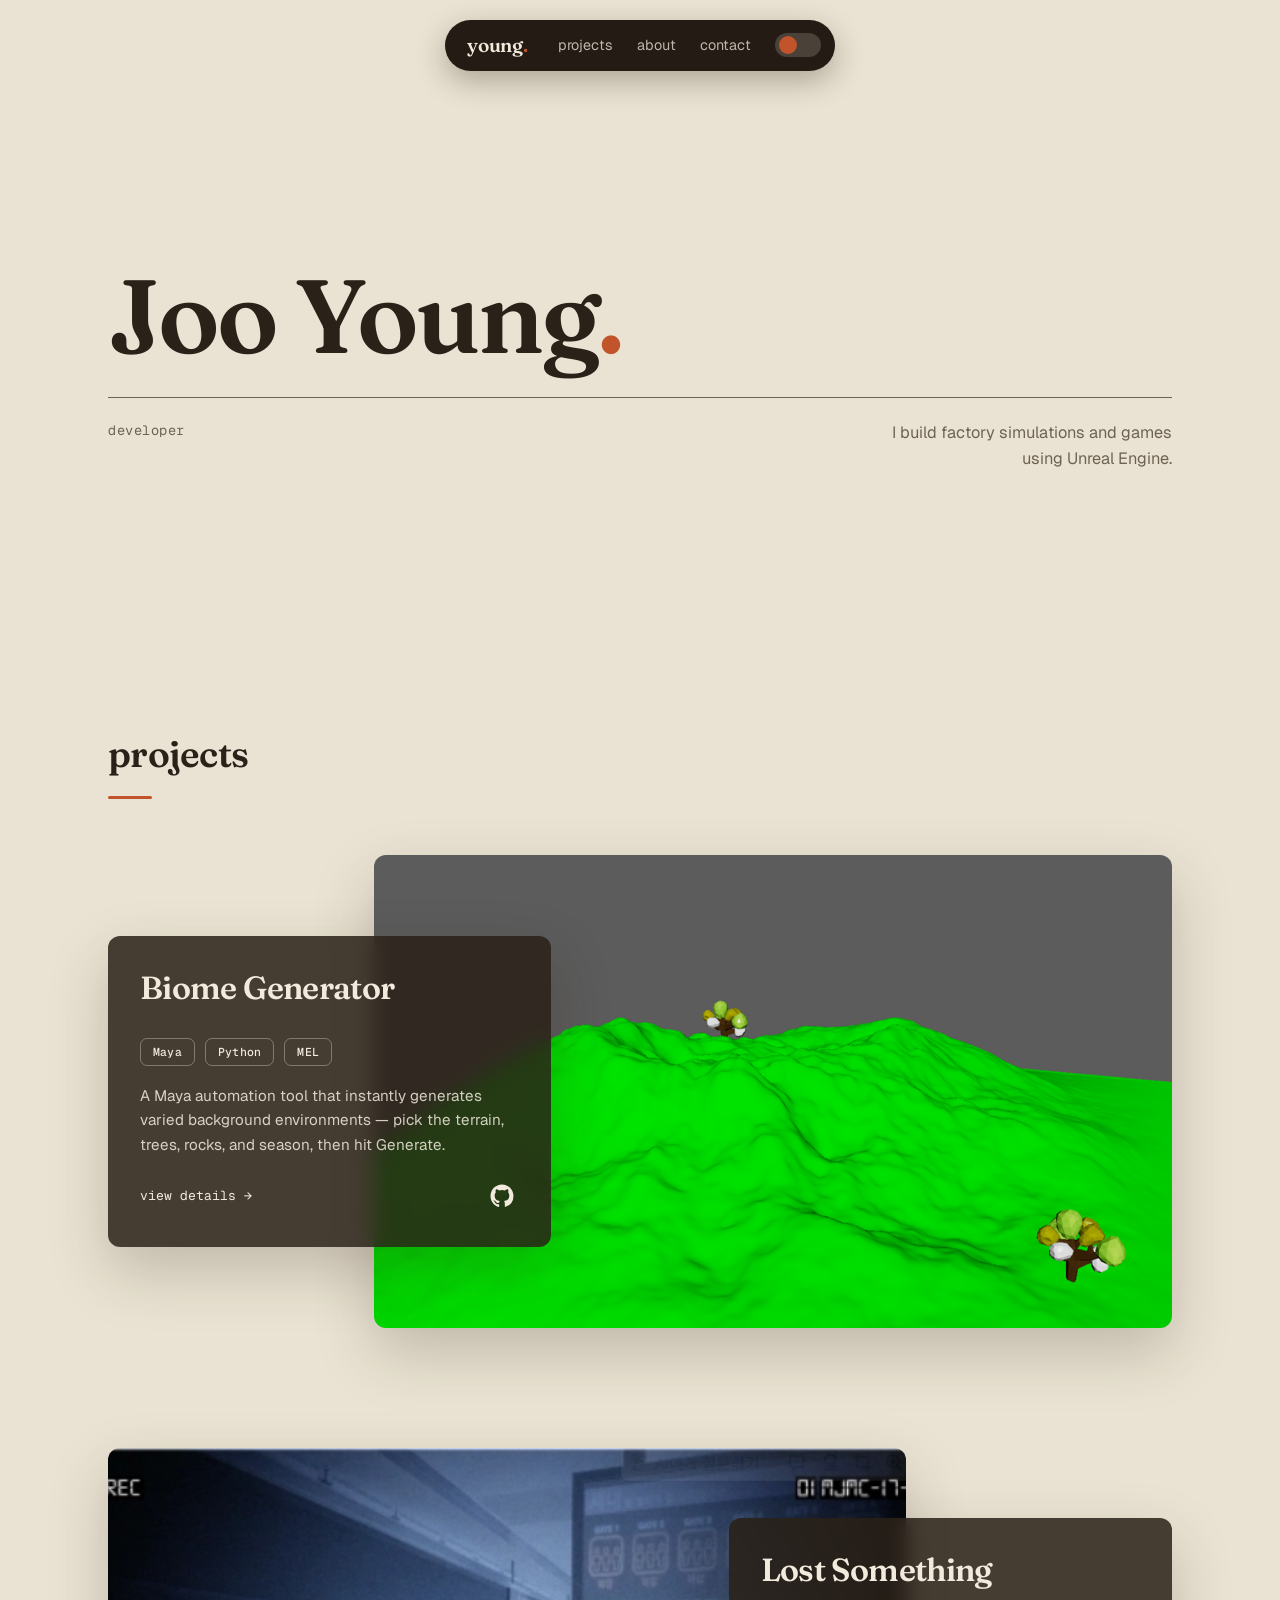
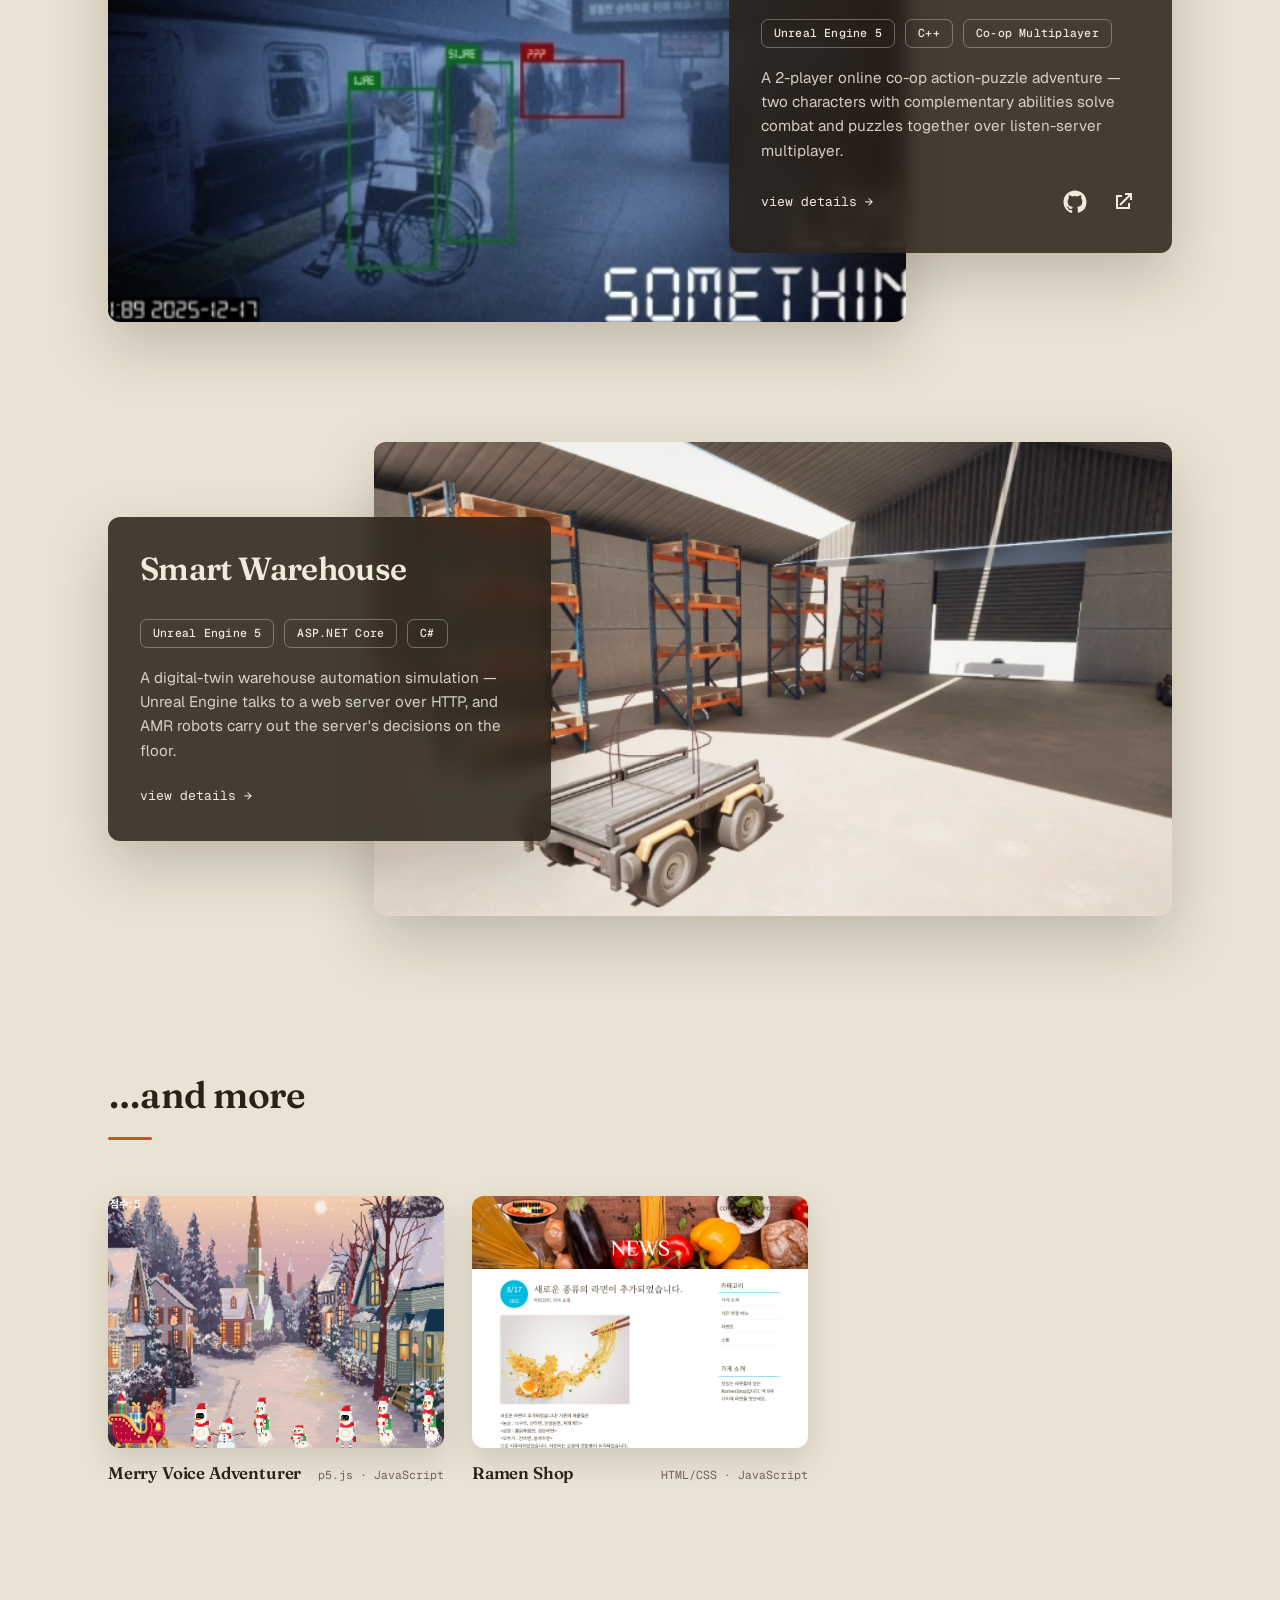
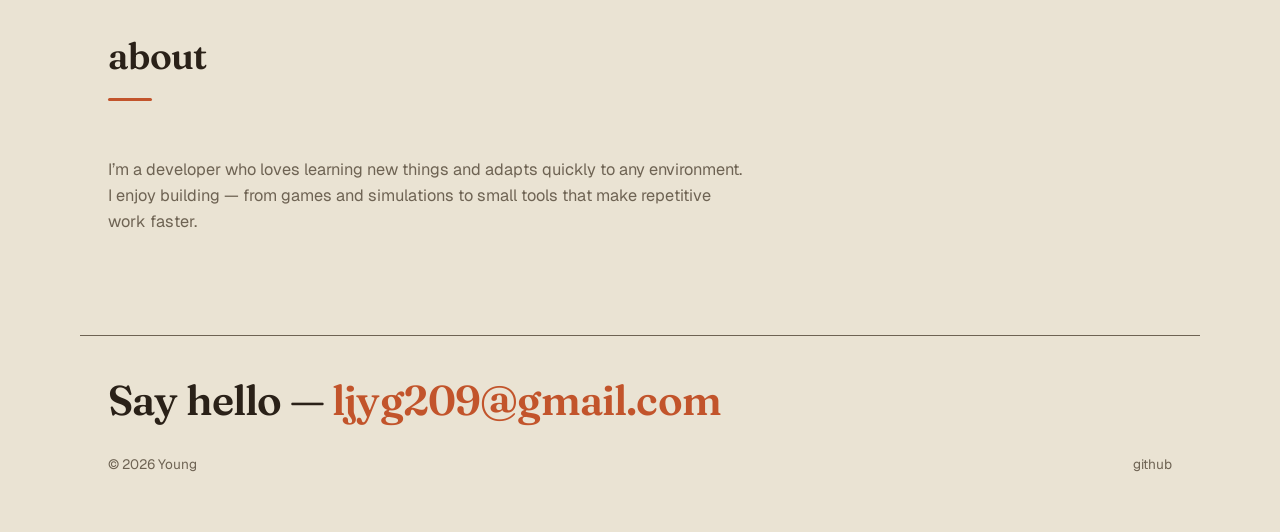
<file: index.html>
<!DOCTYPE html>
<html lang="ko">
<head>
  <meta charset="UTF-8" />
  <meta name="viewport" content="width=device-width, initial-scale=1.0" />
  <title>Young — Portfolio</title>
  <meta name="description" content="Young's portfolio — selected projects and works." />

  <link rel="preconnect" href="https://fonts.googleapis.com" />
  <link rel="preconnect" href="https://fonts.gstatic.com" crossorigin />
  <link
    href="https://fonts.googleapis.com/css2?family=Fraunces:opsz,wght@9..144,500;9..144,600&family=Geist:wght@400;500&family=Geist+Mono:wght@400;500&display=swap"
    rel="stylesheet"
  />
  <!-- ?v= 숫자는 배포할 때마다 올려주세요 (브라우저 캐시 강제 갱신) -->
  <link rel="stylesheet" href="css/style.css?v=2" />
</head>
<body>
  <!-- ===== Header ===== -->
  <header class="site-header">
    <a class="logo" href="#top">young<span class="logo-dot">.</span></a>
    <nav class="nav">
      <a href="#projects">projects</a>
      <a href="#about">about</a>
      <a href="mailto:ljyg209@gmail.com">contact</a>
      <button id="theme-toggle" class="theme-toggle" aria-label="Toggle dark mode">
        <span class="toggle-knob"></span>
      </button>
    </nav>
  </header>

  <main id="top">
    <!-- ===== Hero ===== -->
    <section class="hero">
      <div class="hero-inner">
        <h1 class="hero-name">Joo Young<span class="accent">.</span></h1>
        <div class="hero-meta">
          <p class="hero-role">developer</p>
          <p class="hero-tagline">
            I build factory simulations and games<br />
            using Unreal Engine.
          </p>
        </div>
      </div>
    </section>

    <!-- ===== Projects ===== -->
    <section id="projects" class="projects">
      <h2 class="section-title">projects</h2>
      <div id="project-list" class="project-list">
        <!-- js/main.js가 js/projects.js 데이터를 읽어 렌더링 -->
      </div>
    </section>

    <!-- ===== Mini projects ===== -->
    <section id="more" class="more-projects">
      <h2 class="section-title">&hellip;and more</h2>
      <div id="mini-grid" class="mini-grid">
        <!-- js/main.js가 js/projects.js의 MINI_PROJECTS를 렌더링 -->
      </div>
    </section>

    <!-- ===== About ===== -->
    <section id="about" class="about">
      <h2 class="section-title">about</h2>
      <p class="about-text">
        I&rsquo;m a developer who loves learning new things and adapts quickly
        to any environment. I enjoy building — from games and simulations to
        small tools that make repetitive work faster.
      </p>
    </section>
  </main>

  <!-- ===== Footer — statement close ===== -->
  <footer class="site-footer">
    <p class="footer-statement">
      Say hello —
      <a href="mailto:ljyg209@gmail.com">ljyg209@gmail.com</a>
    </p>
    <div class="footer-base">
      <span>© <span id="year"></span> Young</span>
      <a href="https://github.com/" target="_blank" rel="noopener">github</a>
    </div>
  </footer>

  <script src="js/projects.js?v=2"></script>
  <script src="js/main.js?v=2"></script>
</body>
</html>
</file>
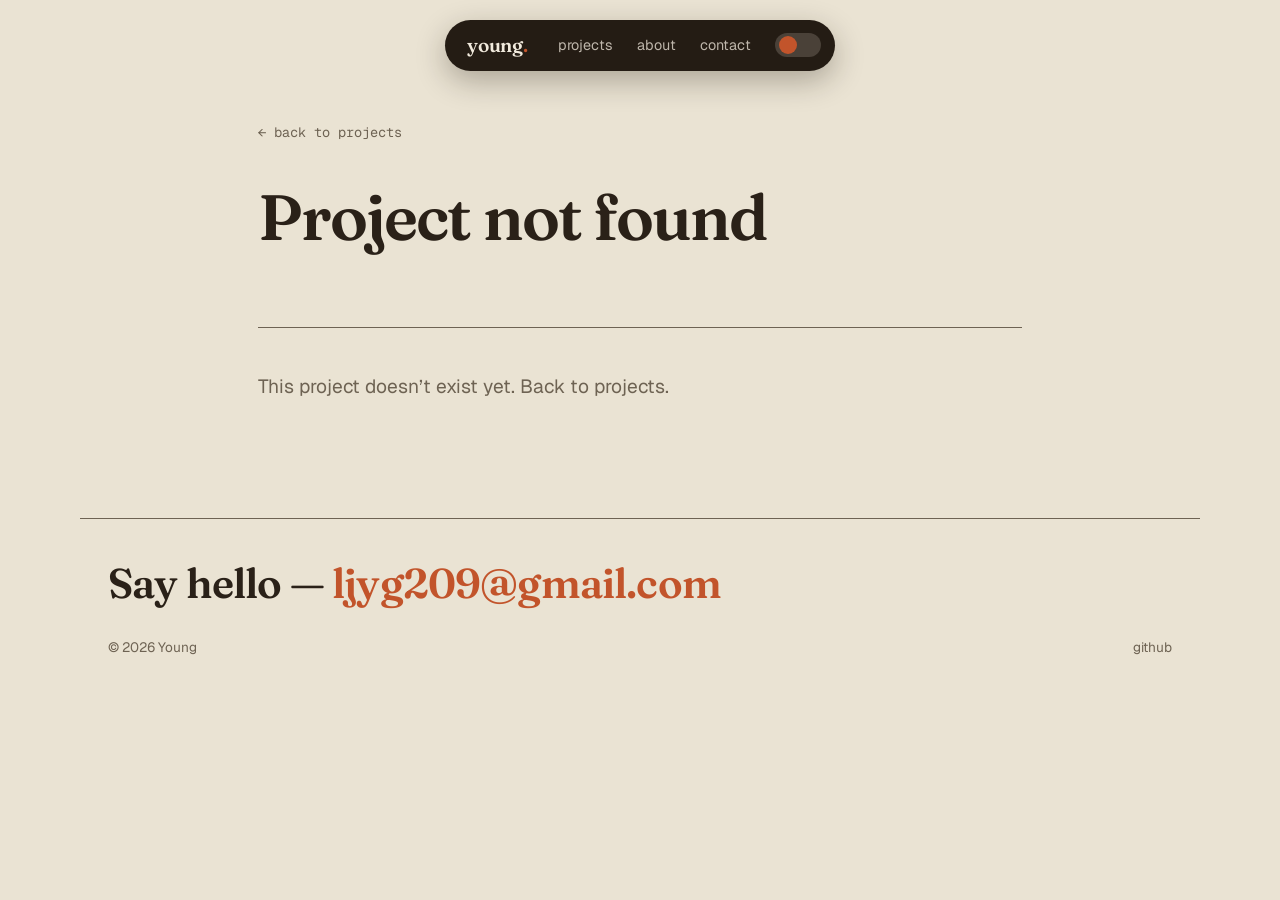
<file: project.html>
<!DOCTYPE html>
<html lang="en">
<head>
  <meta charset="UTF-8" />
  <meta name="viewport" content="width=device-width, initial-scale=1.0" />
  <title>Project — Young</title>
  <meta name="description" content="Project detail — Young's portfolio." />

  <link rel="preconnect" href="https://fonts.googleapis.com" />
  <link rel="preconnect" href="https://fonts.gstatic.com" crossorigin />
  <link
    href="https://fonts.googleapis.com/css2?family=Fraunces:opsz,wght@9..144,500;9..144,600&family=Geist:wght@400;500&family=Geist+Mono:wght@400;500&display=swap"
    rel="stylesheet"
  />
  <!-- ?v= 숫자는 배포할 때마다 올려주세요 (브라우저 캐시 강제 갱신) -->
  <link rel="stylesheet" href="css/style.css?v=2" />
</head>
<body>
  <!-- ===== Header ===== -->
  <header class="site-header">
    <a class="logo" href="index.html#top">young<span class="logo-dot">.</span></a>
    <nav class="nav">
      <a href="index.html#projects">projects</a>
      <a href="index.html#about">about</a>
      <a href="mailto:ljyg209@gmail.com">contact</a>
      <button id="theme-toggle" class="theme-toggle" aria-label="Toggle dark mode">
        <span class="toggle-knob"></span>
      </button>
    </nav>
  </header>

  <main class="detail">
    <a class="back-link" href="index.html#projects">&larr; back to projects</a>

    <header class="detail-head">
      <h1 id="detail-title" class="detail-title">Loading…</h1>
      <div id="detail-tags" class="detail-tags"></div>
      <div id="detail-actions" class="detail-actions"></div>
    </header>

    <article id="detail-body" class="detail-body"></article>
  </main>

  <!-- ===== Footer — statement close ===== -->
  <footer class="site-footer">
    <p class="footer-statement">
      Say hello —
      <a href="mailto:ljyg209@gmail.com">ljyg209@gmail.com</a>
    </p>
    <div class="footer-base">
      <span>© <span id="year"></span> Young</span>
      <a href="https://github.com/" target="_blank" rel="noopener">github</a>
    </div>
  </footer>

  <script src="js/projects.js?v=2"></script>
  <script src="js/detail.js?v=2"></script>
</body>
</html>
</file>
<file: css/style.css>
/* ==========================================================
   Young — Portfolio
   웜 샌드 종이 배경 + Fraunces 세리프 + 오버랩 프로젝트 카드
   폰트: Fraunces(디스플레이) / Geist(본문) / Geist Mono(태그·메타)
   ========================================================== */

:root {
  --bg: #eae3d3;            /* 웜 샌드 배경 */
  --bg-soft: #e0d6c1;
  --ink: #241c14;           /* 에스프레소 잉크 (내비 필) */
  --card: rgba(43, 33, 24, 0.86);   /* 프로젝트 정보 카드 (반투명) */
  --card-text: #f1eadd;
  --text: #2a2118;
  --text-soft: #6e6353;
  --chip-border: rgba(241, 234, 221, 0.35);
  --accent: #c2542b;        /* 번트 오렌지 */
  --media-bg: #ddd2bb;
  --shadow: 0 24px 60px rgba(46, 34, 20, 0.22);
  --radius: 12px;
  --max-width: 1120px;

  --font-display: "Fraunces", ui-serif, Georgia, serif;
  --font-body: "Geist", -apple-system, "Segoe UI", "Malgun Gothic", sans-serif;
  --font-mono: "Geist Mono", ui-monospace, monospace;
}

/* Fraunces는 큰 사이즈에서 자동으로 화려한 스월(J, g 등)이 들어간 Display
   컷으로 전환됨 — opsz를 낮게 고정하고 WONK를 꺼서 차분한 글자 모양으로 */
.logo,
.hero-name,
.section-title,
.project-title,
.detail-title,
.footer-statement {
  font-optical-sizing: none;
  font-variation-settings: "opsz" 18, "WONK" 0;
}

html.dark {
  --bg: #1c1712;
  --bg-soft: #221c15;
  --ink: #120e0a;
  --card: rgba(42, 34, 25, 0.82);
  --card-text: #ede5d6;
  --text: #ede5d6;
  --text-soft: #a39682;
  --chip-border: rgba(237, 229, 214, 0.3);
  --accent: #d3663a;
  --media-bg: #252017;
  --shadow: 0 24px 60px rgba(0, 0, 0, 0.5);
}

* {
  margin: 0;
  padding: 0;
  box-sizing: border-box;
}

html {
  scroll-behavior: smooth;
}

body {
  font-family: var(--font-body);
  background: var(--bg);
  color: var(--text);
  line-height: 1.6;
  -webkit-font-smoothing: antialiased;
  transition: background 0.35s ease, color 0.35s ease;
}

a {
  color: inherit;
  text-decoration: none;
}

img,
video {
  display: block;
  max-width: 100%;
}

/* ===== Header — 플로팅 필 내비 ===== */
.site-header {
  position: sticky;
  top: 16px;
  z-index: 10;
  width: max-content;
  margin: 20px auto 0;
  padding: 10px 14px 10px 22px;
  display: flex;
  align-items: center;
  gap: 30px;
  background: var(--ink);
  color: #f1eadd;
  border-radius: 99px;
  box-shadow: 0 10px 30px rgba(30, 22, 12, 0.3);
}

.logo {
  font-family: var(--font-display);
  font-weight: 600;
  font-size: 1.2rem;
  letter-spacing: -0.015em;
}

.logo-dot {
  color: var(--accent);
}

.nav {
  display: flex;
  align-items: center;
  gap: 24px;
  font-size: 0.9rem;
  font-weight: 400;
}

.nav a {
  position: relative;
  color: rgba(241, 234, 221, 0.75);
  transition: color 0.2s ease;
}

.nav a::after {
  content: "";
  position: absolute;
  left: 0;
  bottom: -5px;
  width: 100%;
  height: 2px;
  background: var(--accent);
  transform: scaleX(0);
  transform-origin: left;
  transition: transform 0.25s ease;
}

.nav a:hover {
  color: #f1eadd;
}

.nav a:hover::after {
  transform: scaleX(1);
}

/* 다크모드 토글 */
.theme-toggle {
  width: 46px;
  height: 24px;
  border: none;
  border-radius: 99px;
  background: rgba(241, 234, 221, 0.18);
  cursor: pointer;
  position: relative;
  transition: background 0.3s ease;
}

.toggle-knob {
  position: absolute;
  top: 3px;
  left: 4px;
  width: 18px;
  height: 18px;
  border-radius: 50%;
  background: var(--accent);
  transition: transform 0.3s ease;
}

html.dark .toggle-knob {
  transform: translateX(20px);
}

/* ===== Hero ===== */
.hero {
  min-height: 66vh;
  display: flex;
  align-items: center;
}

.hero-inner {
  max-width: var(--max-width);
  width: 100%;
  margin: 0 auto;
  padding: 0 28px;
  animation: rise 0.8s cubic-bezier(0.16, 1, 0.3, 1) both;
}

@keyframes rise {
  from { opacity: 0; transform: translateY(28px); }
  to   { opacity: 1; transform: translateY(0); }
}

@media (prefers-reduced-motion: reduce) {
  .hero-inner { animation: none; }
}

.hero-name {
  font-family: var(--font-display);
  font-weight: 600;
  font-size: clamp(3.5rem, 10vw, 6.5rem);
  letter-spacing: -0.03em;
  line-height: 1.02;
  padding-bottom: 28px;
  border-bottom: 1px solid var(--text-soft);
}

.hero-name .accent {
  color: var(--accent);
}

/* 이름 아래 — 역할(모노) 왼쪽 / 소개 오른쪽의 비대칭 메타 */
.hero-meta {
  display: flex;
  justify-content: space-between;
  align-items: flex-start;
  gap: 32px;
  padding-top: 22px;
}

.hero-role {
  font-family: var(--font-mono);
  font-size: 0.85rem;
  letter-spacing: 0.04em;
  color: var(--text-soft);
}

.hero-tagline {
  font-size: 1.02rem;
  color: var(--text-soft);
  max-width: 40ch;
  text-align: right;
}

/* ===== Section title ===== */
.section-title {
  font-family: var(--font-display);
  font-weight: 600;
  font-size: clamp(1.7rem, 3vw, 2.3rem);
  letter-spacing: -0.02em;
  margin-bottom: 56px;
}

.section-title::after {
  content: "";
  display: block;
  width: 44px;
  height: 3px;
  border-radius: 2px;
  margin-top: 12px;
  background: var(--accent);
}

/* ===== Projects ===== */
.projects {
  max-width: var(--max-width);
  margin: 0 auto;
  padding: 60px 28px 40px;
}

.project-list {
  display: flex;
  flex-direction: column;
  gap: 120px;
}

/* 한 프로젝트 = 12컬럼 그리드에서 미디어와 카드가 겹침 */
.project-row {
  display: grid;
  grid-template-columns: repeat(12, 1fr);
  align-items: center;
}

.project-media {
  display: block;
  grid-column: 4 / 13;
  grid-row: 1;
  border-radius: var(--radius);
  overflow: hidden;
  background: var(--media-bg);
  box-shadow: var(--shadow);
  aspect-ratio: 16 / 9.5;
}

.project-media img,
.project-media video {
  width: 100%;
  height: 100%;
  object-fit: cover;
}

.project-card {
  grid-column: 1 / 6;
  grid-row: 1;
  z-index: 2;
  background: var(--card);
  -webkit-backdrop-filter: blur(10px);
  backdrop-filter: blur(10px);
  color: var(--card-text);
  border-radius: var(--radius);
  padding: 34px 32px;
  box-shadow: var(--shadow);
}

/* 짝수 프로젝트는 좌우 반전 */
.project-row.flip .project-media {
  grid-column: 1 / 10;
}

.project-row.flip .project-card {
  grid-column: 8 / 13;
}

/* hover 신호는 하나만 — 제목 아래 앰버 바가 자라남 */
.project-title {
  font-family: var(--font-display);
  font-weight: 600;
  font-size: clamp(1.5rem, 2.8vw, 2rem);
  letter-spacing: -0.02em;
  line-height: 1.15;
  margin-bottom: 18px;
}

.project-title::after {
  content: "";
  display: block;
  width: 0;
  height: 3px;
  margin-top: 10px;
  border-radius: 2px;
  background: var(--accent);
  transition: width 0.3s cubic-bezier(0.16, 1, 0.3, 1);
}

.project-row:hover .project-title::after {
  width: 44px;
}

.project-title-link {
  display: inline-block;
}

.project-tags {
  display: flex;
  flex-wrap: wrap;
  gap: 10px;
  margin-bottom: 18px;
}

.tag {
  font-family: var(--font-mono);
  font-size: 0.72rem;
  font-weight: 500;
  letter-spacing: 0.02em;
  padding: 4px 12px;
  border: 1px solid var(--chip-border);
  border-radius: 7px;
  color: var(--card-text);
}

.project-desc {
  font-size: 0.95rem;
  color: var(--card-text);
  opacity: 0.85;
  margin-bottom: 22px;
}

.project-footer {
  display: flex;
  align-items: center;
  justify-content: space-between;
  gap: 16px;
}

.project-more {
  font-family: var(--font-mono);
  font-size: 0.82rem;
  color: var(--card-text);
  border-bottom: 1px solid transparent;
  transition: border-color 0.2s ease, color 0.2s ease;
}

.project-more:hover {
  color: var(--accent);
  border-bottom-color: var(--accent);
}

.project-links {
  display: flex;
  gap: 14px;
}

.project-links a {
  display: inline-flex;
  align-items: center;
  justify-content: center;
  width: 34px;
  height: 34px;
  transition: transform 0.2s ease, color 0.2s ease;
}

.project-links a:hover {
  transform: translateY(-3px);
  color: var(--accent);
}

.project-links svg {
  width: 24px;
  height: 24px;
  fill: currentColor;
}

/* 미디어가 없을 때 플레이스홀더 */
.thumb-placeholder {
  width: 100%;
  height: 100%;
  display: flex;
  align-items: center;
  justify-content: center;
  font-family: var(--font-mono);
  color: var(--text-soft);
  font-size: 0.85rem;
  letter-spacing: 0.08em;
}

/* ===== "…and more" 미니 프로젝트 그리드 ===== */
.more-projects {
  max-width: var(--max-width);
  margin: 0 auto;
  padding: 110px 28px 20px;
}

.mini-grid {
  display: grid;
  grid-template-columns: repeat(3, 1fr);
  gap: 32px 28px;
}

.mini-card {
  display: block;
}

.mini-media {
  aspect-ratio: 4 / 3;
  border-radius: var(--radius);
  overflow: hidden;
  background: var(--media-bg);
  box-shadow: 0 12px 30px rgba(46, 34, 20, 0.14);
}

html.dark .mini-media {
  box-shadow: 0 12px 30px rgba(0, 0, 0, 0.35);
}

.mini-media img,
.mini-media video {
  width: 100%;
  height: 100%;
  object-fit: cover;
}

.mini-info {
  display: flex;
  align-items: baseline;
  justify-content: space-between;
  gap: 12px;
  margin-top: 12px;
}

.mini-title {
  font-family: var(--font-display);
  font-weight: 600;
  font-size: 1.05rem;
  letter-spacing: -0.01em;
  transition: color 0.2s ease;
}

.mini-card:hover .mini-title {
  color: var(--accent);
}

.mini-tags {
  font-family: var(--font-mono);
  font-size: 0.72rem;
  color: var(--text-soft);
  white-space: nowrap;
}

/* ===== About ===== */
.about {
  max-width: var(--max-width);
  margin: 0 auto;
  padding: 120px 28px 100px;
}

.about-text {
  max-width: 58ch;
  color: var(--text-soft);
  font-size: 1.02rem;
}

/* ===== Footer — statement close ===== */
.site-footer {
  max-width: var(--max-width);
  margin: 0 auto;
  padding: 40px 28px 56px;
  border-top: 1px solid var(--text-soft);
}

.footer-statement {
  font-family: var(--font-display);
  font-weight: 600;
  font-size: clamp(1.6rem, 4vw, 2.6rem);
  letter-spacing: -0.02em;
  line-height: 1.2;
  margin-bottom: 28px;
}

.footer-statement a {
  color: var(--accent);
  border-bottom: 2px solid transparent;
  transition: border-color 0.2s ease;
}

.footer-statement a:hover {
  border-bottom-color: var(--accent);
}

.footer-base {
  display: flex;
  align-items: center;
  justify-content: space-between;
  font-size: 0.85rem;
  color: var(--text-soft);
}

.footer-base a:hover {
  color: var(--text);
}

/* ===== Project detail page (project.html) ===== */
.detail {
  max-width: 820px;
  margin: 0 auto;
  padding: 48px 28px 100px;
}

.back-link {
  display: inline-block;
  font-family: var(--font-mono);
  font-size: 0.85rem;
  color: var(--text-soft);
  margin-bottom: 40px;
  transition: color 0.2s ease;
}

.back-link:hover {
  color: var(--accent);
}

.detail-head {
  padding-bottom: 32px;
  border-bottom: 1px solid var(--text-soft);
  margin-bottom: 44px;
}

.detail-title {
  font-family: var(--font-display);
  font-weight: 600;
  font-size: clamp(2.4rem, 6vw, 4rem);
  letter-spacing: -0.03em;
  line-height: 1.05;
  margin-bottom: 20px;
}

.detail-tags {
  display: flex;
  flex-wrap: wrap;
  gap: 10px;
  margin-bottom: 24px;
}

.detail-tags .tag {
  color: var(--text-soft);
  border-color: color-mix(in srgb, var(--text-soft) 45%, transparent);
}

.detail-actions {
  display: flex;
  flex-wrap: wrap;
  gap: 12px;
}

.detail-btn {
  display: inline-flex;
  align-items: center;
  gap: 9px;
  font-size: 0.9rem;
  font-weight: 500;
  padding: 10px 18px;
  border-radius: 99px;
  background: var(--ink);
  color: #f1eadd;
  transition: transform 0.2s ease, background 0.2s ease;
}

.detail-btn:hover {
  transform: translateY(-2px);
  background: var(--accent);
}

.detail-btn svg {
  width: 18px;
  height: 18px;
  fill: currentColor;
}

/* 상세 본문 (details/<slug>.html 내용) */
.detail-body {
  font-size: 1.02rem;
  line-height: 1.7;
}

.detail-lead {
  font-size: 1.2rem;
  line-height: 1.6;
  color: var(--text);
  margin-bottom: 36px;
}

.detail-body h2 {
  font-family: var(--font-display);
  font-weight: 600;
  font-size: 1.6rem;
  letter-spacing: -0.02em;
  margin: 48px 0 16px;
}

.detail-body h3 {
  font-family: var(--font-display);
  font-weight: 600;
  font-size: 1.2rem;
  margin: 30px 0 10px;
}

.detail-body p {
  color: var(--text-soft);
  margin-bottom: 16px;
}

.detail-body ul {
  color: var(--text-soft);
  margin: 0 0 16px 1.2em;
}

.detail-body li {
  margin-bottom: 6px;
}

.detail-body strong {
  color: var(--text);
  font-weight: 600;
}

.detail-body figure {
  margin: 28px 0;
}

.detail-body figure img {
  width: 100%;
  border-radius: var(--radius);
  box-shadow: var(--shadow);
}

.detail-body figcaption {
  font-family: var(--font-mono);
  font-size: 0.78rem;
  color: var(--text-soft);
  text-align: center;
  margin-top: 10px;
}

.detail-body code {
  font-family: var(--font-mono);
  font-size: 0.85em;
  background: color-mix(in srgb, var(--text-soft) 14%, transparent);
  padding: 2px 7px;
  border-radius: 5px;
  white-space: nowrap;
}

/* ===== Responsive ===== */
@media (max-width: 860px) {
  .project-list {
    gap: 80px;
  }

  .project-row,
  .project-row.flip {
    display: block;
  }

  .project-media,
  .project-row.flip .project-media {
    aspect-ratio: 16 / 10;
  }

  /* 카드가 미디어 하단에 살짝 겹치도록 */
  .project-card,
  .project-row.flip .project-card {
    margin: -48px 16px 0;
    padding: 28px 24px;
    position: relative;
  }

  .hero {
    min-height: 58vh;
  }

  .mini-grid {
    grid-template-columns: repeat(2, 1fr);
    gap: 26px 20px;
  }

  .hero-meta {
    flex-direction: column;
    gap: 14px;
  }

  .hero-tagline {
    text-align: left;
  }

  .site-header {
    gap: 16px;
    padding: 8px 10px 8px 16px;
  }

  .nav {
    gap: 14px;
    font-size: 0.84rem;
  }

  .logo {
    font-size: 1.05rem;
  }
}

@media (max-width: 480px) {
  .mini-grid {
    grid-template-columns: 1fr;
  }
}
</file>
